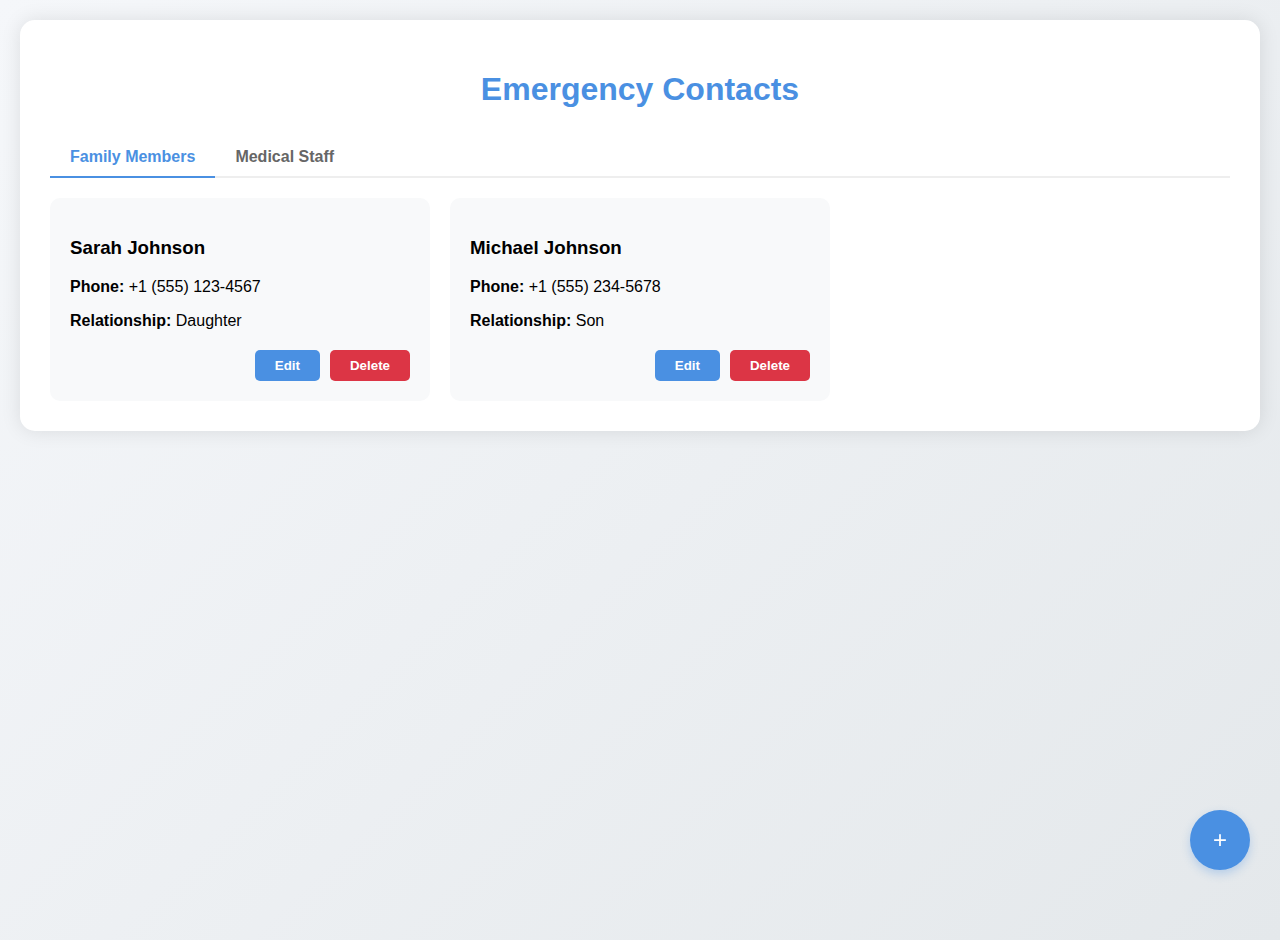
<file: home/page1/index.html>
<html><head><base href="/" />
<meta charset="UTF-8">
<title>Emergency Contacts - Healthcare Monitoring System</title>
<style>
:root {
  --primary: #4A90E2;
  --success: #28a745;
  --danger: #dc3545;
  --light: #f8f9fa;
}

body {
  font-family: 'Open Sans', sans-serif;
  margin: 0;
  padding: 20px;
  background: linear-gradient(135deg, #f5f7fa 0%, #e4e8eb 100%);
  min-height: 100vh;
}

.container {
  max-width: 1200px;
  margin: 0 auto;
  background: white;
  padding: 30px;
  border-radius: 15px;
  box-shadow: 0 0 20px rgba(0,0,0,0.1);
}

h1 {
  color: var(--primary);
  text-align: center;
  margin-bottom: 30px;
}

.tabs {
  display: flex;
  margin-bottom: 20px;
  border-bottom: 2px solid #eee;
}

.tab {
  padding: 10px 20px;
  cursor: pointer;
  border: none;
  background: none;
  font-size: 16px;
  font-weight: 600;
  color: #666;
}

.tab.active {
  color: var(--primary);
  border-bottom: 2px solid var(--primary);
  margin-bottom: -2px;
}

.contact-list {
  display: grid;
  grid-template-columns: repeat(auto-fill, minmax(300px, 1fr));
  gap: 20px;
  margin-top: 20px;
}

.contact-card {
  background: var(--light);
  border-radius: 10px;
  padding: 20px;
  position: relative;
  transition: transform 0.2s;
}

.contact-card:hover {
  transform: translateY(-5px);
  box-shadow: 0 5px 15px rgba(0,0,0,0.1);
}

.add-button {
  position: fixed;
  bottom: 30px;
  right: 30px;
  background: var(--primary);
  color: white;
  width: 60px;
  height: 60px;
  border-radius: 50%;
  border: none;
  font-size: 24px;
  cursor: pointer;
  box-shadow: 0 4px 10px rgba(74,144,226,0.3);
  transition: transform 0.2s;
}

.add-button:hover {
  transform: scale(1.1);
}

.modal {
  display: none;
  position: fixed;
  top: 0;
  left: 0;
  width: 100%;
  height: 100%;
  background: rgba(0,0,0,0.5);
}

.modal-content {
  background: white;
  width: 90%;
  max-width: 600px;
  margin: 50px auto;
  padding: 20px;
  border-radius: 10px;
}

.form-group {
  margin-bottom: 15px;
}

label {
  display: block;
  margin-bottom: 5px;
  font-weight: 600;
}

input, select, textarea {
  width: 100%;
  padding: 8px;
  border: 1px solid #ddd;
  border-radius: 5px;
  font-size: 14px;
}

.button-group {
  display: flex;
  gap: 10px;
  justify-content: flex-end;
  margin-top: 20px;
}

.btn {
  padding: 8px 20px;
  border: none;
  border-radius: 5px;
  cursor: pointer;
  font-weight: 600;
}

.btn-primary {
  background: var(--primary);
  color: white;
}

.btn-danger {
  background: var(--danger);
  color: white;
}

.medical-history {
  margin-top: 10px;
  font-size: 14px;
  color: #666;
}
</style>
</head>
<body>
<div class="container">
  <h1>Emergency Contacts</h1>
  
  <div class="tabs">
    <button class="tab active" onclick="switchTab('family')">Family Members</button>
    <button class="tab" onclick="switchTab('medical')">Medical Staff</button>
  </div>

  <div id="family-contacts" class="contact-list">
    <!-- Family contacts will be dynamically loaded here -->
  </div>

  <div id="medical-contacts" class="contact-list" style="display: none;">
    <!-- Medical staff contacts will be dynamically loaded here -->
  </div>

  <button class="add-button" onclick="showAddModal()">+</button>
</div>

<!-- Add/Edit Contact Modal -->
<div id="contact-modal" class="modal">
  <div class="modal-content">
    <h2 id="modal-title">Add New Contact</h2>
    <form id="contact-form">
      <div class="form-group">
        <label>Contact Type</label>
        <select id="contact-type" onchange="toggleMedicalFields()">
          <option value="family">Family Member</option>
          <option value="medical">Medical Staff</option>
        </select>
      </div>

      <div class="form-group">
        <label>Name</label>
        <input type="text" id="name" required>
      </div>

      <div class="form-group">
        <label>Phone</label>
        <input type="tel" id="phone" required>
      </div>

      <div class="form-group family-field">
        <label>Relationship</label>
        <input type="text" id="relationship">
      </div>

      <div id="medical-fields" style="display: none;">
        <div class="form-group">
          <label>Institution</label>
          <input type="text" id="institution">
        </div>

        <div class="form-group">
          <label>Role</label>
          <select id="role">
            <option value="doctor">Primary Doctor</option>
            <option value="nurse">Nurse</option>
            <option value="admin">Administrative Staff</option>
          </select>
        </div>

        <div class="form-group">
          <label>Specialization</label>
          <input type="text" id="specialization">
        </div>

        <div class="form-group">
          <label>Medical History</label>
          <textarea id="medical-history" rows="4"></textarea>
        </div>
      </div>

      <div class="button-group">
        <button type="button" class="btn btn-danger" onclick="hideModal()">Cancel</button>
        <button type="submit" class="btn btn-primary">Save</button>
      </div>
    </form>
  </div>
</div>

<script>
let contacts = {
  family: [
    {
      id: 1,
      name: "Sarah Johnson",
      phone: "+1 (555) 123-4567",
      relationship: "Daughter"
    },
    {
      id: 2,
      name: "Michael Johnson",
      phone: "+1 (555) 234-5678",
      relationship: "Son"
    }
  ],
  medical: [
    {
      id: 3,
      name: "Dr. Emily Wilson",
      phone: "+1 (555) 345-6789",
      institution: "Central Hospital",
      role: "Primary Doctor",
      specialization: "Cardiology",
      medicalHistory: "Regular check-ups since 2020\nDiagnosed hypertension in 2021\nPrescribed medication: Beta blockers"
    }
  ]
};

function switchTab(tab) {
  document.querySelectorAll('.tab').forEach(t => t.classList.remove('active'));
  document.querySelector(`[onclick="switchTab('${tab}')"]`).classList.add('active');
  
  document.getElementById('family-contacts').style.display = tab === 'family' ? 'grid' : 'none';
  document.getElementById('medical-contacts').style.display = tab === 'medical' ? 'grid' : 'none';
  
  renderContacts();
}

function renderContacts() {
  const familyList = document.getElementById('family-contacts');
  const medicalList = document.getElementById('medical-contacts');
  
  familyList.innerHTML = contacts.family.map(contact => `
    <div class="contact-card">
      <h3>${contact.name}</h3>
      <p><strong>Phone:</strong> ${contact.phone}</p>
      <p><strong>Relationship:</strong> ${contact.relationship}</p>
      <div class="button-group">
        <button class="btn btn-primary" onclick="editContact('family', ${contact.id})">Edit</button>
        <button class="btn btn-danger" onclick="deleteContact('family', ${contact.id})">Delete</button>
      </div>
    </div>
  `).join('');

  medicalList.innerHTML = contacts.medical.map(contact => `
    <div class="contact-card">
      <h3>${contact.name}</h3>
      <p><strong>Phone:</strong> ${contact.phone}</p>
      <p><strong>Institution:</strong> ${contact.institution}</p>
      <p><strong>Role:</strong> ${contact.role}</p>
      <p><strong>Specialization:</strong> ${contact.specialization}</p>
      <div class="medical-history">
        <strong>Medical History:</strong><br>
        ${contact.medicalHistory.replace(/\n/g, '<br>')}
      </div>
      <div class="button-group">
        <button class="btn btn-primary" onclick="editContact('medical', ${contact.id})">Edit</button>
        <button class="btn btn-danger" onclick="deleteContact('medical', ${contact.id})">Delete</button>
      </div>
    </div>
  `).join('');
}

function showAddModal() {
  document.getElementById('contact-modal').style.display = 'block';
  document.getElementById('modal-title').textContent = 'Add New Contact';
  document.getElementById('contact-form').reset();
}

function hideModal() {
  document.getElementById('contact-modal').style.display = 'none';
}

function toggleMedicalFields() {
  const type = document.getElementById('contact-type').value;
  const medicalFields = document.getElementById('medical-fields');
  const familyFields = document.querySelectorAll('.family-field');
  
  medicalFields.style.display = type === 'medical' ? 'block' : 'none';
  familyFields.forEach(field => field.style.display = type === 'family' ? 'block' : 'none');
}

document.getElementById('contact-form').addEventListener('submit', function(e) {
  e.preventDefault();
  // Add form submission logic here
  hideModal();
  renderContacts();
});

// Initial render
renderContacts();
</script>
</body>
</html>
</file>
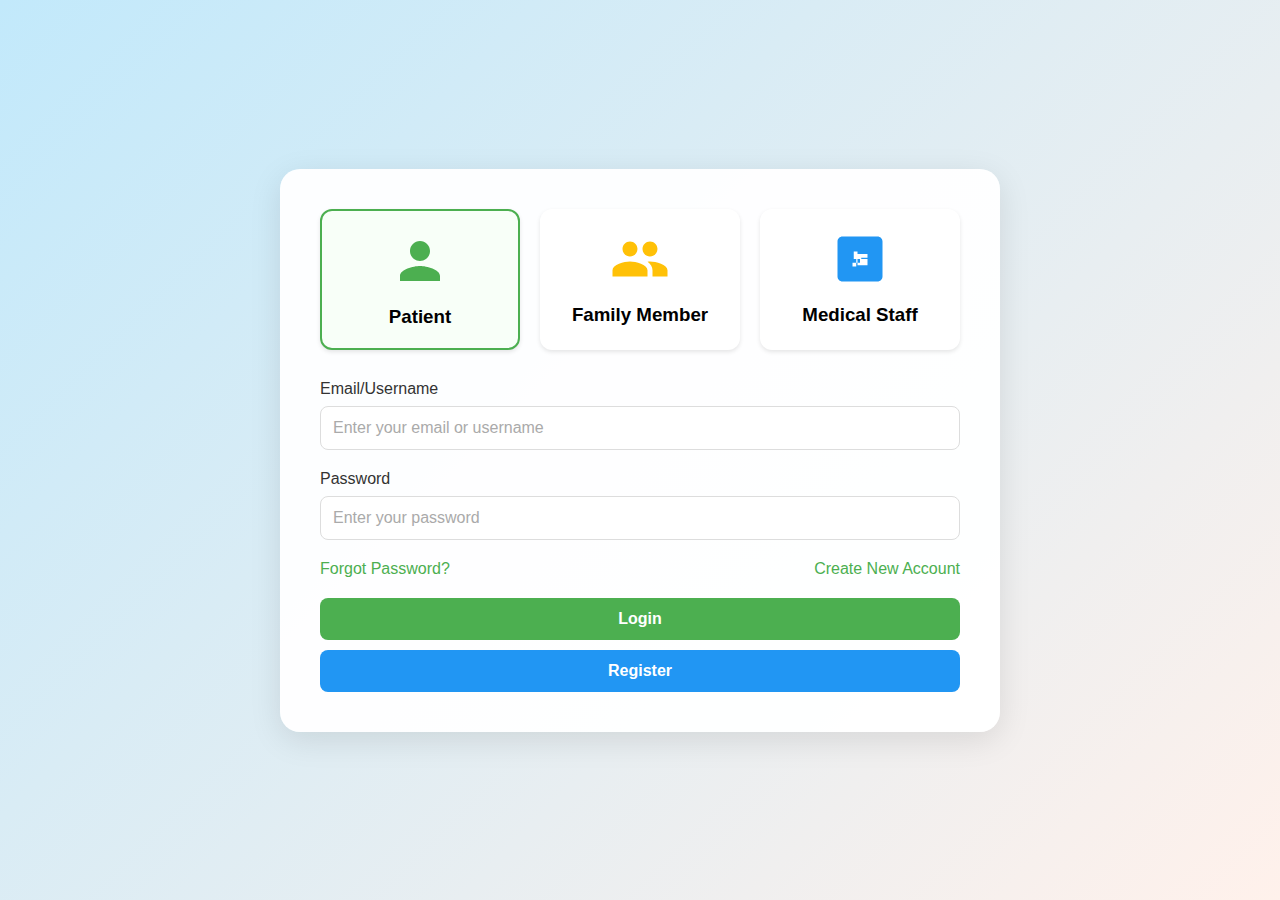
<file: home/page3/index.html>
<html><head><base href="http://localhost:3000">
<meta charset="UTF-8">
<title>Login/Register - Health Monitoring System</title>
<style>
:root {
  --primary: #4CAF50;
  --secondary: #2196F3;
  --warning: #FFC107;
  --danger: #F44336;
  --dark: #333;
  --light: #f5f5f5;
  --shadow: 0 2px 4px rgba(0,0,0,0.1);
}

* {
  margin: 0;
  padding: 0;
  box-sizing: border-box;
  font-family: 'Arial', sans-serif;
}

body {
  min-height: 100vh;
  background: linear-gradient(135deg, #c2e9fb 0%, #fff1eb 100%);
  display: flex;
  justify-content: center;
  align-items: center;
  padding: 20px;
}

.login-container {
  max-width: 1000px;
  background: rgba(255, 255, 255, 0.95);
  padding: 40px;
  border-radius: 20px;
  box-shadow: 0 8px 32px rgba(0,0,0,0.1);
}

.role-selector {
  display: flex;
  gap: 20px;
  margin-bottom: 30px;
  justify-content: center;
}

.role-card {
  background: white;
  padding: 20px;
  border-radius: 12px;
  cursor: pointer;
  width: 200px;
  text-align: center;
  box-shadow: var(--shadow);
  transition: all 0.3s ease;
}

.role-card:hover {
  transform: translateY(-5px);
}

.role-card.active {
  border: 2px solid var(--primary);
  background: #f8fff8;
}

.role-icon {
  width: 60px;
  height: 60px;
  margin-bottom: 15px;
}

.form-group {
  margin-bottom: 20px;
}

.form-group label {
  display: block;
  margin-bottom: 8px;
  color: var(--dark);
  font-weight: 500;
}

.form-group input {
  width: 100%;
  padding: 12px;
  border: 1px solid #ddd;
  border-radius: 8px;
  font-size: 16px;
}

.form-group input::placeholder {
  color: #aaa;
}

.links {
  display: flex;
  justify-content: space-between;
  margin: 20px 0;
}

.btn {
  width: 100%;
  padding: 12px;
  border: none;
  border-radius: 8px;
  font-size: 16px;
  font-weight: 600;
  cursor: pointer;
  transition: all 0.3s;
}

.btn-primary {
  background: var(--primary);
  color: white;
}

.btn-secondary {
  background: var(--secondary);
  color: white;
  margin-top: 10px;
}

.btn:hover {
  opacity: 0.9;
  transform: translateY(-2px);
}

a {
  color: var(--primary);
  text-decoration: none;
}

a:hover {
  text-decoration: underline;
}
</style>
</head>
<body>
<div class="login-container">
  <div class="role-selector">
    <div class="role-card active" onclick="selectRole('patient')">
      <svg class="role-icon" viewBox="0 0 24 24" fill="var(--primary)">
        <path d="M12 12c2.21 0 4-1.79 4-4s-1.79-4-4-4-4 1.79-4 4 1.79 4 4 4zm0 2c-2.67 0-8 1.34-8 4v2h16v-2c0-2.66-5.33-4-8-4z"/>
      </svg>
      <h3>Patient</h3>
    </div>
    <div class="role-card" onclick="selectRole('family')">
      <svg class="role-icon" viewBox="0 0 24 24" fill="var(--warning)">
        <path d="M16 11c1.66 0 2.99-1.34 2.99-3S17.66 5 16 5s-3 1.34-3 3 1.34 3 3 3zm-8 0c1.66 0 2.99-1.34 2.99-3S9.66 5 8 5 5 6.34 5 8s1.34 3 3 3zm0 2c-2.33 0-7 1.17-7 3.5V19h14v-2.5c0-2.33-4.67-3.5-7-3.5zm8 0c-.29 0-.62.02-.97.05 1.16.84 1.97 1.97 1.97 3.45V19h6v-2.5c0-2.33-4.67-3.5-7-3.5z"/>
      </svg>
      <h3>Family Member</h3>
    </div>
    <div class="role-card" onclick="selectRole('medical')">
      <svg class="role-icon" viewBox="0 0 24 24" fill="var(--secondary)">
        <path d="M19 3H5c-1.1 0-2 .9-2 2v14c0 1.1.9 2 2 2h14c1.1 0 2-.9 2-2V5c0-1.1-.9-2-2-2zm-8.5 12H9v-1.5h1.5V12h-1V9H11v3h1v1.5h-1.5V15zm4.5-2v1.5h-4V10h4v1.5h-2.5v.5h2.5v1z"/>
      </svg>
      <h3>Medical Staff</h3>
    </div>
  </div>

  <form id="loginForm">
    <div class="form-group">
      <label>Email/Username</label>
      <input type="text" placeholder="Enter your email or username" required>
    </div>
    <div class="form-group">
      <label>Password</label>
      <input type="password" placeholder="Enter your password" required>
    </div>
    <div class="form-group relationship-field" style="display: none;">
      <label>Relationship to Patient</label>
      <input type="text" placeholder="e.g. Son, Daughter, Spouse">
    </div>
    <div class="form-group institution-field" style="display: none;">
      <label>Medical Institution</label>
      <input type="text" placeholder="e.g. City General Hospital">
    </div>
    <div class="links">
      <a href="https://example.com/forgot-password">Forgot Password?</a>
      <a href="https://example.com/register">Create New Account</a>
    </div>
    <button type="submit" class="btn btn-primary">Login</button>
    <button type="button" class="btn btn-secondary">Register</button>
  </form>
</div>

<script>
function selectRole(role) {
  document.querySelectorAll('.role-card').forEach(card => card.classList.remove('active'));
  event.currentTarget.classList.add('active');
  
  const relationshipField = document.querySelector('.relationship-field');
  const institutionField = document.querySelector('.institution-field');
  
  relationshipField.style.display = 'none';
  institutionField.style.display = 'none';
  
  if (role === 'family') {
    relationshipField.style.display = 'block';
  } else if (role === 'medical') {
    institutionField.style.display = 'block';
  }
}

document.getElementById('loginForm').addEventListener('submit', function(e) {
  e.preventDefault();
  // Add login logic here
});
</script>
</body></html>
</file>
